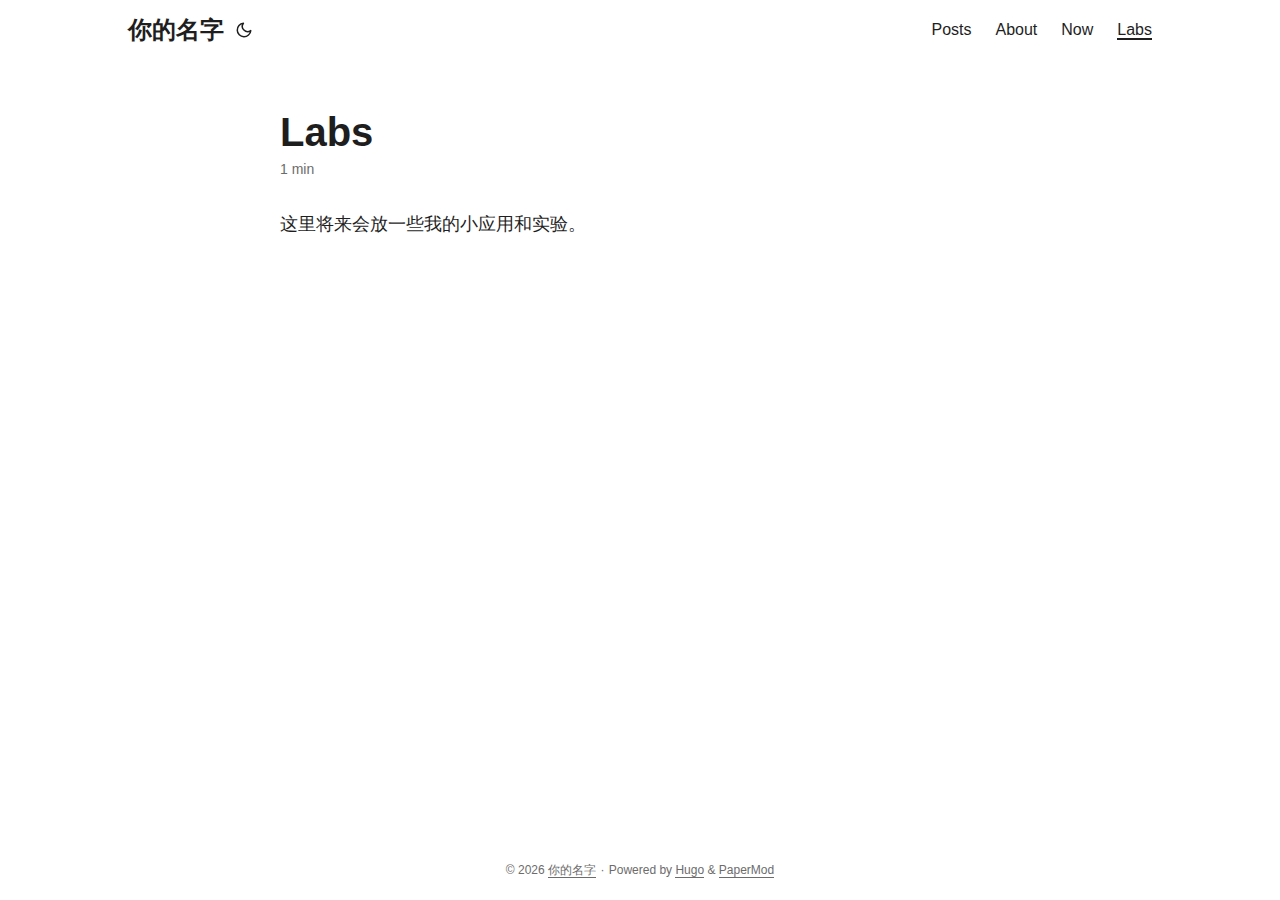
<file: labs/index.html>
<!doctype html><html lang=en dir=auto data-theme=auto><head><meta charset=utf-8><meta http-equiv=X-UA-Compatible content="IE=edge"><meta name=viewport content="width=device-width,initial-scale=1,shrink-to-fit=no"><meta name=robots content="index, follow"><title>Labs | 你的名字</title><meta name=keywords content><meta name=description content="这里将来会放一些我的小应用和实验。"><meta name=author content><link rel=canonical href=http://localhost:1313/labs/><link crossorigin=anonymous href=/assets/css/stylesheet.da3211e5ef867bf2b75fd5a6515cfed7195c011e8ab735694e203810a827097b.css integrity="sha256-2jIR5e+Ge/K3X9WmUVz+1xlcAR6KtzVpTiA4EKgnCXs=" rel="preload stylesheet" as=style><link rel=icon href=http://localhost:1313/favicon.ico><link rel=icon type=image/png sizes=16x16 href=http://localhost:1313/favicon-16x16.png><link rel=icon type=image/png sizes=32x32 href=http://localhost:1313/favicon-32x32.png><link rel=apple-touch-icon href=http://localhost:1313/apple-touch-icon.png><link rel=mask-icon href=http://localhost:1313/safari-pinned-tab.svg><meta name=theme-color content="#2e2e33"><meta name=msapplication-TileColor content="#2e2e33"><link rel=alternate hreflang=en href=http://localhost:1313/labs/><noscript><style>#theme-toggle,.top-link{display:none}</style><style>@media(prefers-color-scheme:dark){:root{--theme:rgb(29, 30, 32);--entry:rgb(46, 46, 51);--primary:rgb(218, 218, 219);--secondary:rgb(155, 156, 157);--tertiary:rgb(65, 66, 68);--content:rgb(196, 196, 197);--code-block-bg:rgb(46, 46, 51);--code-bg:rgb(55, 56, 62);--border:rgb(51, 51, 51);color-scheme:dark}.list{background:var(--theme)}.toc{background:var(--entry)}}@media(prefers-color-scheme:light){.list::-webkit-scrollbar-thumb{border-color:var(--code-bg)}}</style></noscript><script>localStorage.getItem("pref-theme")==="dark"?document.querySelector("html").dataset.theme="dark":localStorage.getItem("pref-theme")==="light"?document.querySelector("html").dataset.theme="light":window.matchMedia("(prefers-color-scheme: dark)").matches?document.querySelector("html").dataset.theme="dark":document.querySelector("html").dataset.theme="light"</script><meta property="og:url" content="http://localhost:1313/labs/"><meta property="og:site_name" content="你的名字"><meta property="og:title" content="Labs"><meta property="og:description" content="这里将来会放一些我的小应用和实验。"><meta property="og:locale" content="zh-cn"><meta property="og:type" content="article"><meta name=twitter:card content="summary"><meta name=twitter:title content="Labs"><meta name=twitter:description content="这里将来会放一些我的小应用和实验。"><script type=application/ld+json>{"@context":"https://schema.org","@type":"BreadcrumbList","itemListElement":[{"@type":"ListItem","position":1,"name":"Labs","item":"http://localhost:1313/labs/"}]}</script><script type=application/ld+json>{"@context":"https://schema.org","@type":"BlogPosting","headline":"Labs","name":"Labs","description":"这里将来会放一些我的小应用和实验。\n","keywords":[],"articleBody":"这里将来会放一些我的小应用和实验。\n","wordCount":"1","inLanguage":"en","datePublished":"0001-01-01T00:00:00Z","dateModified":"0001-01-01T00:00:00Z","mainEntityOfPage":{"@type":"WebPage","@id":"http://localhost:1313/labs/"},"publisher":{"@type":"Organization","name":"你的名字","logo":{"@type":"ImageObject","url":"http://localhost:1313/favicon.ico"}}}</script></head><body id=top><header class=header><nav class=nav><div class=logo><a href=http://localhost:1313/ accesskey=h title="你的名字 (Alt + H)">你的名字</a><div class=logo-switches><button id=theme-toggle accesskey=t title="(Alt + T)" aria-label="Toggle theme">
<svg id="moon" width="24" height="18" viewBox="0 0 24 24" fill="none" stroke="currentColor" stroke-width="2" stroke-linecap="round" stroke-linejoin="round"><path d="M21 12.79A9 9 0 1111.21 3 7 7 0 0021 12.79z"/></svg>
<svg id="sun" width="24" height="18" viewBox="0 0 24 24" fill="none" stroke="currentColor" stroke-width="2" stroke-linecap="round" stroke-linejoin="round"><circle cx="12" cy="12" r="5"/><line x1="12" y1="1" x2="12" y2="3"/><line x1="12" y1="21" x2="12" y2="23"/><line x1="4.22" y1="4.22" x2="5.64" y2="5.64"/><line x1="18.36" y1="18.36" x2="19.78" y2="19.78"/><line x1="1" y1="12" x2="3" y2="12"/><line x1="21" y1="12" x2="23" y2="12"/><line x1="4.22" y1="19.78" x2="5.64" y2="18.36"/><line x1="18.36" y1="5.64" x2="19.78" y2="4.22"/></svg></button></div></div><ul id=menu><li><a href=http://localhost:1313/posts/ title=Posts><span>Posts</span></a></li><li><a href=http://localhost:1313/about/ title=About><span>About</span></a></li><li><a href=http://localhost:1313/now/ title=Now><span>Now</span></a></li><li><a href=http://localhost:1313/labs/ title=Labs><span class=active>Labs</span></a></li></ul></nav></header><main class=main><article class=post-single><header class=post-header><h1 class="post-title entry-hint-parent">Labs</h1><div class=post-meta><span>1 min</span></div></header><div class=post-content><p>这里将来会放一些我的小应用和实验。</p></div><footer class=post-footer><ul class=post-tags></ul></footer></article></main><footer class=footer><span>&copy; 2026 <a href=http://localhost:1313/>你的名字</a></span> ·
<span>Powered by
<a href=https://gohugo.io/ rel="noopener noreferrer" target=_blank>Hugo</a> &
<a href=https://github.com/adityatelange/hugo-PaperMod/ rel=noopener target=_blank>PaperMod</a></span></footer><a href=#top aria-label="go to top" title="Go to Top (Alt + G)" class=top-link id=top-link accesskey=g><svg viewBox="0 0 12 6" fill="currentColor"><path d="M12 6H0l6-6z"/></svg>
</a><script>let menu=document.getElementById("menu");if(menu){const e=localStorage.getItem("menu-scroll-position");e&&(menu.scrollLeft=parseInt(e,10)),menu.onscroll=function(){localStorage.setItem("menu-scroll-position",menu.scrollLeft)}}document.querySelectorAll('a[href^="#"]').forEach(e=>{e.addEventListener("click",function(e){e.preventDefault();var t=this.getAttribute("href").substr(1);window.matchMedia("(prefers-reduced-motion: reduce)").matches?document.querySelector(`[id='${decodeURIComponent(t)}']`).scrollIntoView():document.querySelector(`[id='${decodeURIComponent(t)}']`).scrollIntoView({behavior:"smooth"}),t==="top"?history.replaceState(null,null," "):history.pushState(null,null,`#${t}`)})})</script><script>var mybutton=document.getElementById("top-link");window.onscroll=function(){document.body.scrollTop>800||document.documentElement.scrollTop>800?(mybutton.style.visibility="visible",mybutton.style.opacity="1"):(mybutton.style.visibility="hidden",mybutton.style.opacity="0")}</script><script>document.getElementById("theme-toggle").addEventListener("click",()=>{const e=document.querySelector("html");e.dataset.theme==="dark"?(e.dataset.theme="light",localStorage.setItem("pref-theme","light")):(e.dataset.theme="dark",localStorage.setItem("pref-theme","dark"))})</script><script>document.querySelectorAll("pre > code").forEach(e=>{const n=e.parentNode.parentNode,t=document.createElement("button");t.classList.add("copy-code"),t.innerHTML="copy";function s(){t.innerHTML="copied!",setTimeout(()=>{t.innerHTML="copy"},2e3)}t.addEventListener("click",t=>{if("clipboard"in navigator){navigator.clipboard.writeText(e.textContent),s();return}const n=document.createRange();n.selectNodeContents(e);const o=window.getSelection();o.removeAllRanges(),o.addRange(n);try{document.execCommand("copy"),s()}catch{}o.removeRange(n)}),n.classList.contains("highlight")?n.appendChild(t):n.parentNode.firstChild==n||(e.parentNode.parentNode.parentNode.parentNode.parentNode.nodeName=="TABLE"?e.parentNode.parentNode.parentNode.parentNode.parentNode.appendChild(t):e.parentNode.appendChild(t))})</script></body></html>
</file>
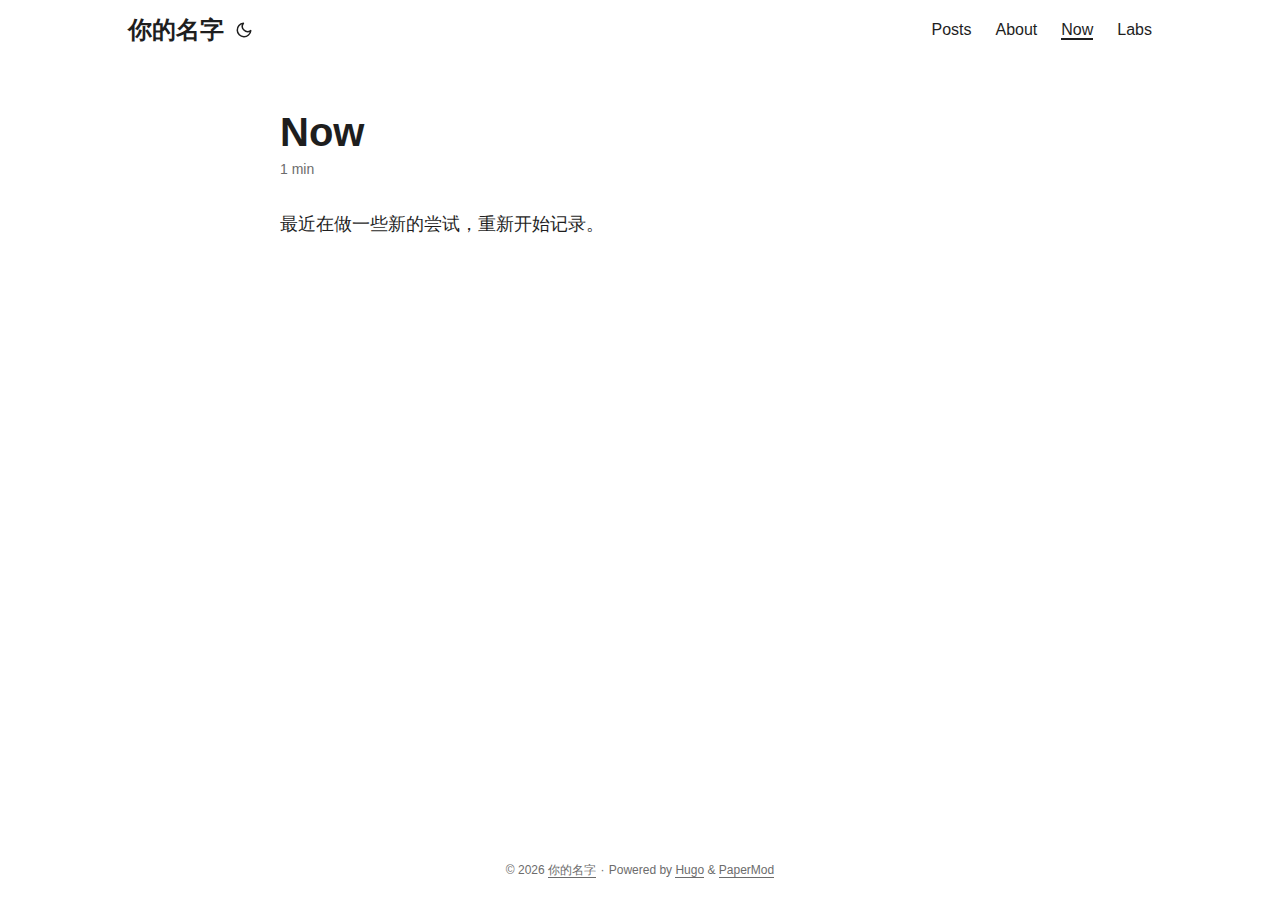
<file: now/index.html>
<!doctype html><html lang=en dir=auto data-theme=auto><head><meta charset=utf-8><meta http-equiv=X-UA-Compatible content="IE=edge"><meta name=viewport content="width=device-width,initial-scale=1,shrink-to-fit=no"><meta name=robots content="index, follow"><title>Now | 你的名字</title><meta name=keywords content><meta name=description content="最近在做一些新的尝试，重新开始记录。"><meta name=author content><link rel=canonical href=https://miastian.github.io/now/><link crossorigin=anonymous href=/assets/css/stylesheet.da3211e5ef867bf2b75fd5a6515cfed7195c011e8ab735694e203810a827097b.css integrity="sha256-2jIR5e+Ge/K3X9WmUVz+1xlcAR6KtzVpTiA4EKgnCXs=" rel="preload stylesheet" as=style><link rel=icon href=https://miastian.github.io/favicon.ico><link rel=icon type=image/png sizes=16x16 href=https://miastian.github.io/favicon-16x16.png><link rel=icon type=image/png sizes=32x32 href=https://miastian.github.io/favicon-32x32.png><link rel=apple-touch-icon href=https://miastian.github.io/apple-touch-icon.png><link rel=mask-icon href=https://miastian.github.io/safari-pinned-tab.svg><meta name=theme-color content="#2e2e33"><meta name=msapplication-TileColor content="#2e2e33"><link rel=alternate hreflang=en href=https://miastian.github.io/now/><noscript><style>#theme-toggle,.top-link{display:none}</style><style>@media(prefers-color-scheme:dark){:root{--theme:rgb(29, 30, 32);--entry:rgb(46, 46, 51);--primary:rgb(218, 218, 219);--secondary:rgb(155, 156, 157);--tertiary:rgb(65, 66, 68);--content:rgb(196, 196, 197);--code-block-bg:rgb(46, 46, 51);--code-bg:rgb(55, 56, 62);--border:rgb(51, 51, 51);color-scheme:dark}.list{background:var(--theme)}.toc{background:var(--entry)}}@media(prefers-color-scheme:light){.list::-webkit-scrollbar-thumb{border-color:var(--code-bg)}}</style></noscript><script>localStorage.getItem("pref-theme")==="dark"?document.querySelector("html").dataset.theme="dark":localStorage.getItem("pref-theme")==="light"?document.querySelector("html").dataset.theme="light":window.matchMedia("(prefers-color-scheme: dark)").matches?document.querySelector("html").dataset.theme="dark":document.querySelector("html").dataset.theme="light"</script><meta property="og:url" content="https://miastian.github.io/now/"><meta property="og:site_name" content="你的名字"><meta property="og:title" content="Now"><meta property="og:description" content="最近在做一些新的尝试，重新开始记录。"><meta property="og:locale" content="zh-cn"><meta property="og:type" content="article"><meta name=twitter:card content="summary"><meta name=twitter:title content="Now"><meta name=twitter:description content="最近在做一些新的尝试，重新开始记录。"><script type=application/ld+json>{"@context":"https://schema.org","@type":"BreadcrumbList","itemListElement":[{"@type":"ListItem","position":1,"name":"Now","item":"https://miastian.github.io/now/"}]}</script><script type=application/ld+json>{"@context":"https://schema.org","@type":"BlogPosting","headline":"Now","name":"Now","description":"最近在做一些新的尝试，重新开始记录。\n","keywords":[],"articleBody":"最近在做一些新的尝试，重新开始记录。\n","wordCount":"1","inLanguage":"en","datePublished":"0001-01-01T00:00:00Z","dateModified":"0001-01-01T00:00:00Z","mainEntityOfPage":{"@type":"WebPage","@id":"https://miastian.github.io/now/"},"publisher":{"@type":"Organization","name":"你的名字","logo":{"@type":"ImageObject","url":"https://miastian.github.io/favicon.ico"}}}</script></head><body id=top><header class=header><nav class=nav><div class=logo><a href=https://miastian.github.io/ accesskey=h title="你的名字 (Alt + H)">你的名字</a><div class=logo-switches><button id=theme-toggle accesskey=t title="(Alt + T)" aria-label="Toggle theme">
<svg id="moon" width="24" height="18" viewBox="0 0 24 24" fill="none" stroke="currentColor" stroke-width="2" stroke-linecap="round" stroke-linejoin="round"><path d="M21 12.79A9 9 0 1111.21 3 7 7 0 0021 12.79z"/></svg>
<svg id="sun" width="24" height="18" viewBox="0 0 24 24" fill="none" stroke="currentColor" stroke-width="2" stroke-linecap="round" stroke-linejoin="round"><circle cx="12" cy="12" r="5"/><line x1="12" y1="1" x2="12" y2="3"/><line x1="12" y1="21" x2="12" y2="23"/><line x1="4.22" y1="4.22" x2="5.64" y2="5.64"/><line x1="18.36" y1="18.36" x2="19.78" y2="19.78"/><line x1="1" y1="12" x2="3" y2="12"/><line x1="21" y1="12" x2="23" y2="12"/><line x1="4.22" y1="19.78" x2="5.64" y2="18.36"/><line x1="18.36" y1="5.64" x2="19.78" y2="4.22"/></svg></button></div></div><ul id=menu><li><a href=https://miastian.github.io/posts/ title=Posts><span>Posts</span></a></li><li><a href=https://miastian.github.io/about/ title=About><span>About</span></a></li><li><a href=https://miastian.github.io/now/ title=Now><span class=active>Now</span></a></li><li><a href=https://miastian.github.io/labs/ title=Labs><span>Labs</span></a></li></ul></nav></header><main class=main><article class=post-single><header class=post-header><h1 class="post-title entry-hint-parent">Now</h1><div class=post-meta><span>1 min</span></div></header><div class=post-content><p>最近在做一些新的尝试，重新开始记录。</p></div><footer class=post-footer><ul class=post-tags></ul></footer></article></main><footer class=footer><span>&copy; 2026 <a href=https://miastian.github.io/>你的名字</a></span> ·
<span>Powered by
<a href=https://gohugo.io/ rel="noopener noreferrer" target=_blank>Hugo</a> &
<a href=https://github.com/adityatelange/hugo-PaperMod/ rel=noopener target=_blank>PaperMod</a></span></footer><a href=#top aria-label="go to top" title="Go to Top (Alt + G)" class=top-link id=top-link accesskey=g><svg viewBox="0 0 12 6" fill="currentColor"><path d="M12 6H0l6-6z"/></svg>
</a><script>let menu=document.getElementById("menu");if(menu){const e=localStorage.getItem("menu-scroll-position");e&&(menu.scrollLeft=parseInt(e,10)),menu.onscroll=function(){localStorage.setItem("menu-scroll-position",menu.scrollLeft)}}document.querySelectorAll('a[href^="#"]').forEach(e=>{e.addEventListener("click",function(e){e.preventDefault();var t=this.getAttribute("href").substr(1);window.matchMedia("(prefers-reduced-motion: reduce)").matches?document.querySelector(`[id='${decodeURIComponent(t)}']`).scrollIntoView():document.querySelector(`[id='${decodeURIComponent(t)}']`).scrollIntoView({behavior:"smooth"}),t==="top"?history.replaceState(null,null," "):history.pushState(null,null,`#${t}`)})})</script><script>var mybutton=document.getElementById("top-link");window.onscroll=function(){document.body.scrollTop>800||document.documentElement.scrollTop>800?(mybutton.style.visibility="visible",mybutton.style.opacity="1"):(mybutton.style.visibility="hidden",mybutton.style.opacity="0")}</script><script>document.getElementById("theme-toggle").addEventListener("click",()=>{const e=document.querySelector("html");e.dataset.theme==="dark"?(e.dataset.theme="light",localStorage.setItem("pref-theme","light")):(e.dataset.theme="dark",localStorage.setItem("pref-theme","dark"))})</script><script>document.querySelectorAll("pre > code").forEach(e=>{const n=e.parentNode.parentNode,t=document.createElement("button");t.classList.add("copy-code"),t.innerHTML="copy";function s(){t.innerHTML="copied!",setTimeout(()=>{t.innerHTML="copy"},2e3)}t.addEventListener("click",t=>{if("clipboard"in navigator){navigator.clipboard.writeText(e.textContent),s();return}const n=document.createRange();n.selectNodeContents(e);const o=window.getSelection();o.removeAllRanges(),o.addRange(n);try{document.execCommand("copy"),s()}catch{}o.removeRange(n)}),n.classList.contains("highlight")?n.appendChild(t):n.parentNode.firstChild==n||(e.parentNode.parentNode.parentNode.parentNode.parentNode.nodeName=="TABLE"?e.parentNode.parentNode.parentNode.parentNode.parentNode.appendChild(t):e.parentNode.appendChild(t))})</script></body></html>
</file>
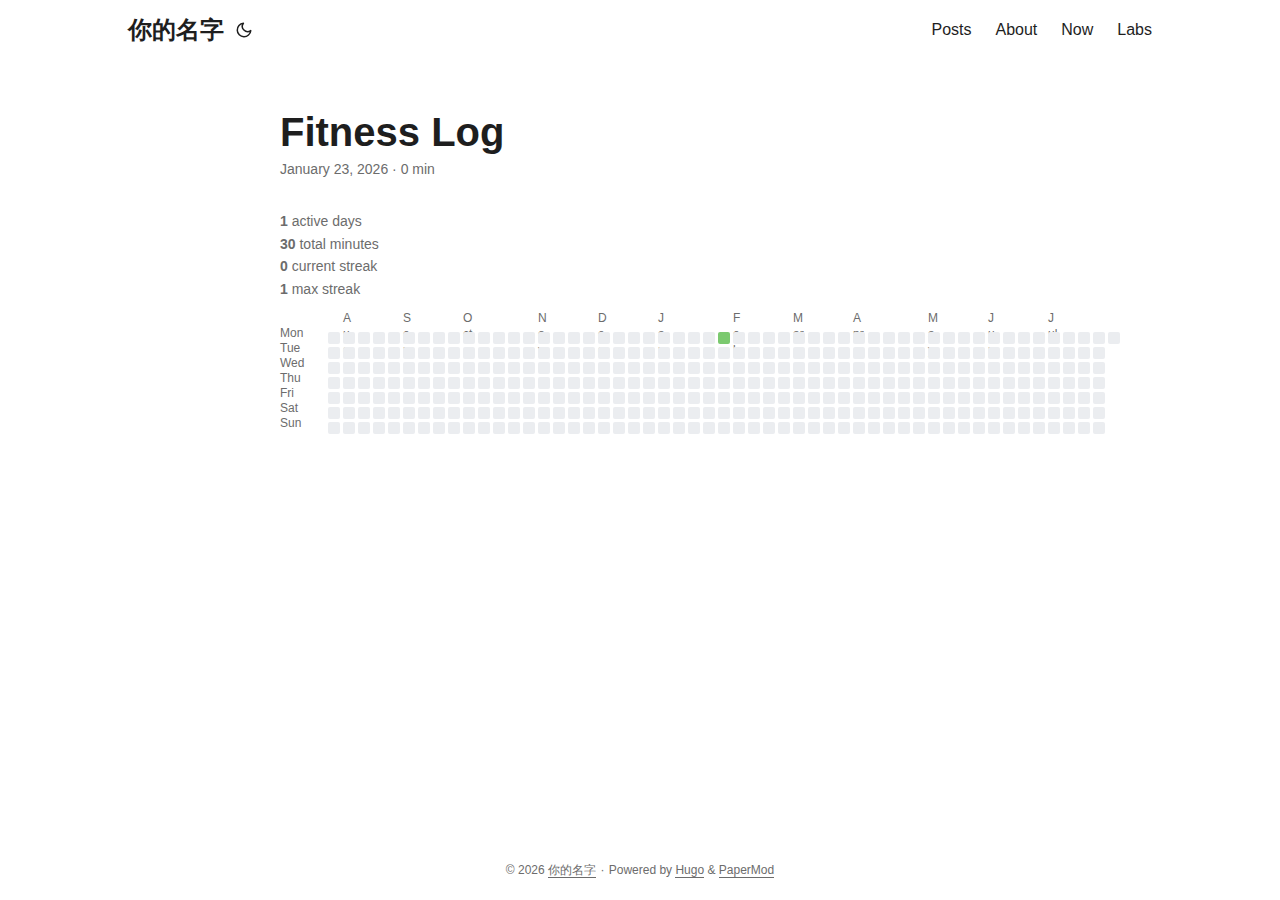
<file: labs/fitness/index.html>
<!doctype html><html lang=en dir=auto data-theme=auto><head><meta charset=utf-8><meta http-equiv=X-UA-Compatible content="IE=edge"><meta name=viewport content="width=device-width,initial-scale=1,shrink-to-fit=no"><meta name=robots content="index, follow"><title>Fitness Log | 你的名字</title><meta name=keywords content><meta name=description content="
  

  
    

    
      
      
      
    
  

  


"><meta name=author content><link rel=canonical href=https://miastian.github.io/labs/fitness/><link crossorigin=anonymous href=/assets/css/stylesheet.da3211e5ef867bf2b75fd5a6515cfed7195c011e8ab735694e203810a827097b.css integrity="sha256-2jIR5e+Ge/K3X9WmUVz+1xlcAR6KtzVpTiA4EKgnCXs=" rel="preload stylesheet" as=style><link rel=icon href=https://miastian.github.io/favicon.ico><link rel=icon type=image/png sizes=16x16 href=https://miastian.github.io/favicon-16x16.png><link rel=icon type=image/png sizes=32x32 href=https://miastian.github.io/favicon-32x32.png><link rel=apple-touch-icon href=https://miastian.github.io/apple-touch-icon.png><link rel=mask-icon href=https://miastian.github.io/safari-pinned-tab.svg><meta name=theme-color content="#2e2e33"><meta name=msapplication-TileColor content="#2e2e33"><link rel=alternate hreflang=en href=https://miastian.github.io/labs/fitness/><noscript><style>#theme-toggle,.top-link{display:none}</style><style>@media(prefers-color-scheme:dark){:root{--theme:rgb(29, 30, 32);--entry:rgb(46, 46, 51);--primary:rgb(218, 218, 219);--secondary:rgb(155, 156, 157);--tertiary:rgb(65, 66, 68);--content:rgb(196, 196, 197);--code-block-bg:rgb(46, 46, 51);--code-bg:rgb(55, 56, 62);--border:rgb(51, 51, 51);color-scheme:dark}.list{background:var(--theme)}.toc{background:var(--entry)}}@media(prefers-color-scheme:light){.list::-webkit-scrollbar-thumb{border-color:var(--code-bg)}}</style></noscript><script>localStorage.getItem("pref-theme")==="dark"?document.querySelector("html").dataset.theme="dark":localStorage.getItem("pref-theme")==="light"?document.querySelector("html").dataset.theme="light":window.matchMedia("(prefers-color-scheme: dark)").matches?document.querySelector("html").dataset.theme="dark":document.querySelector("html").dataset.theme="light"</script><link rel=stylesheet href=/css/custom.css><meta property="og:url" content="https://miastian.github.io/labs/fitness/"><meta property="og:site_name" content="你的名字"><meta property="og:title" content="Fitness Log"><meta property="og:description" content=" "><meta property="og:locale" content="zh-cn"><meta property="og:type" content="article"><meta property="article:section" content="labs"><meta property="article:published_time" content="2026-01-23T00:00:00+00:00"><meta property="article:modified_time" content="2026-01-23T00:00:00+00:00"><meta name=twitter:card content="summary"><meta name=twitter:title content="Fitness Log"><meta name=twitter:description content="
  

  
    

    
      
      
      
    
  

  


"><script type=application/ld+json>{"@context":"https://schema.org","@type":"BreadcrumbList","itemListElement":[{"@type":"ListItem","position":1,"name":"Labs","item":"https://miastian.github.io/labs/"},{"@type":"ListItem","position":2,"name":"Fitness Log","item":"https://miastian.github.io/labs/fitness/"}]}</script><script type=application/ld+json>{"@context":"https://schema.org","@type":"BlogPosting","headline":"Fitness Log","name":"Fitness Log","description":" ","keywords":[],"articleBody":" ","wordCount":"0","inLanguage":"en","datePublished":"2026-01-23T00:00:00Z","dateModified":"2026-01-23T00:00:00Z","mainEntityOfPage":{"@type":"WebPage","@id":"https://miastian.github.io/labs/fitness/"},"publisher":{"@type":"Organization","name":"你的名字","logo":{"@type":"ImageObject","url":"https://miastian.github.io/favicon.ico"}}}</script></head><body id=top><header class=header><nav class=nav><div class=logo><a href=https://miastian.github.io/ accesskey=h title="你的名字 (Alt + H)">你的名字</a><div class=logo-switches><button id=theme-toggle accesskey=t title="(Alt + T)" aria-label="Toggle theme">
<svg id="moon" width="24" height="18" viewBox="0 0 24 24" fill="none" stroke="currentColor" stroke-width="2" stroke-linecap="round" stroke-linejoin="round"><path d="M21 12.79A9 9 0 1111.21 3 7 7 0 0021 12.79z"/></svg>
<svg id="sun" width="24" height="18" viewBox="0 0 24 24" fill="none" stroke="currentColor" stroke-width="2" stroke-linecap="round" stroke-linejoin="round"><circle cx="12" cy="12" r="5"/><line x1="12" y1="1" x2="12" y2="3"/><line x1="12" y1="21" x2="12" y2="23"/><line x1="4.22" y1="4.22" x2="5.64" y2="5.64"/><line x1="18.36" y1="18.36" x2="19.78" y2="19.78"/><line x1="1" y1="12" x2="3" y2="12"/><line x1="21" y1="12" x2="23" y2="12"/><line x1="4.22" y1="19.78" x2="5.64" y2="18.36"/><line x1="18.36" y1="5.64" x2="19.78" y2="4.22"/></svg></button></div></div><ul id=menu><li><a href=https://miastian.github.io/posts/ title=Posts><span>Posts</span></a></li><li><a href=https://miastian.github.io/about/ title=About><span>About</span></a></li><li><a href=https://miastian.github.io/now/ title=Now><span>Now</span></a></li><li><a href=https://miastian.github.io/labs/ title=Labs><span>Labs</span></a></li></ul></nav></header><main class=main><article class=post-single><header class=post-header><h1 class="post-title entry-hint-parent">Fitness Log</h1><div class=post-meta><span title='2026-01-23 00:00:00 +0000 UTC'>January 23, 2026</span>&nbsp;·&nbsp;<span>0 min</span></div></header><div class=post-content><div class=fitness-wrapper><div id=fitness-stats class=fitness-stats></div><div class=fitness-body><div id=fitness-y-axis class=fitness-y-axis></div><div class=fitness-main><div id=fitness-x-axis class=fitness-x-axis></div><div id=fitness-heatmap class=fitness-heatmap data-source=/data/fitness.json></div></div></div><div id=fitness-tooltip class=fitness-tooltip></div></div><script src=/labs/fitness/heatmap.js></script></div><footer class=post-footer><ul class=post-tags></ul></footer></article></main><footer class=footer><span>&copy; 2026 <a href=https://miastian.github.io/>你的名字</a></span> ·
<span>Powered by
<a href=https://gohugo.io/ rel="noopener noreferrer" target=_blank>Hugo</a> &
<a href=https://github.com/adityatelange/hugo-PaperMod/ rel=noopener target=_blank>PaperMod</a></span></footer><a href=#top aria-label="go to top" title="Go to Top (Alt + G)" class=top-link id=top-link accesskey=g><svg viewBox="0 0 12 6" fill="currentColor"><path d="M12 6H0l6-6z"/></svg>
</a><script>let menu=document.getElementById("menu");if(menu){const e=localStorage.getItem("menu-scroll-position");e&&(menu.scrollLeft=parseInt(e,10)),menu.onscroll=function(){localStorage.setItem("menu-scroll-position",menu.scrollLeft)}}document.querySelectorAll('a[href^="#"]').forEach(e=>{e.addEventListener("click",function(e){e.preventDefault();var t=this.getAttribute("href").substr(1);window.matchMedia("(prefers-reduced-motion: reduce)").matches?document.querySelector(`[id='${decodeURIComponent(t)}']`).scrollIntoView():document.querySelector(`[id='${decodeURIComponent(t)}']`).scrollIntoView({behavior:"smooth"}),t==="top"?history.replaceState(null,null," "):history.pushState(null,null,`#${t}`)})})</script><script>var mybutton=document.getElementById("top-link");window.onscroll=function(){document.body.scrollTop>800||document.documentElement.scrollTop>800?(mybutton.style.visibility="visible",mybutton.style.opacity="1"):(mybutton.style.visibility="hidden",mybutton.style.opacity="0")}</script><script>document.getElementById("theme-toggle").addEventListener("click",()=>{const e=document.querySelector("html");e.dataset.theme==="dark"?(e.dataset.theme="light",localStorage.setItem("pref-theme","light")):(e.dataset.theme="dark",localStorage.setItem("pref-theme","dark"))})</script><script>document.querySelectorAll("pre > code").forEach(e=>{const n=e.parentNode.parentNode,t=document.createElement("button");t.classList.add("copy-code"),t.innerHTML="copy";function s(){t.innerHTML="copied!",setTimeout(()=>{t.innerHTML="copy"},2e3)}t.addEventListener("click",t=>{if("clipboard"in navigator){navigator.clipboard.writeText(e.textContent),s();return}const n=document.createRange();n.selectNodeContents(e);const o=window.getSelection();o.removeAllRanges(),o.addRange(n);try{document.execCommand("copy"),s()}catch{}o.removeRange(n)}),n.classList.contains("highlight")?n.appendChild(t):n.parentNode.firstChild==n||(e.parentNode.parentNode.parentNode.parentNode.parentNode.nodeName=="TABLE"?e.parentNode.parentNode.parentNode.parentNode.parentNode.appendChild(t):e.parentNode.appendChild(t))})</script></body></html>
</file>
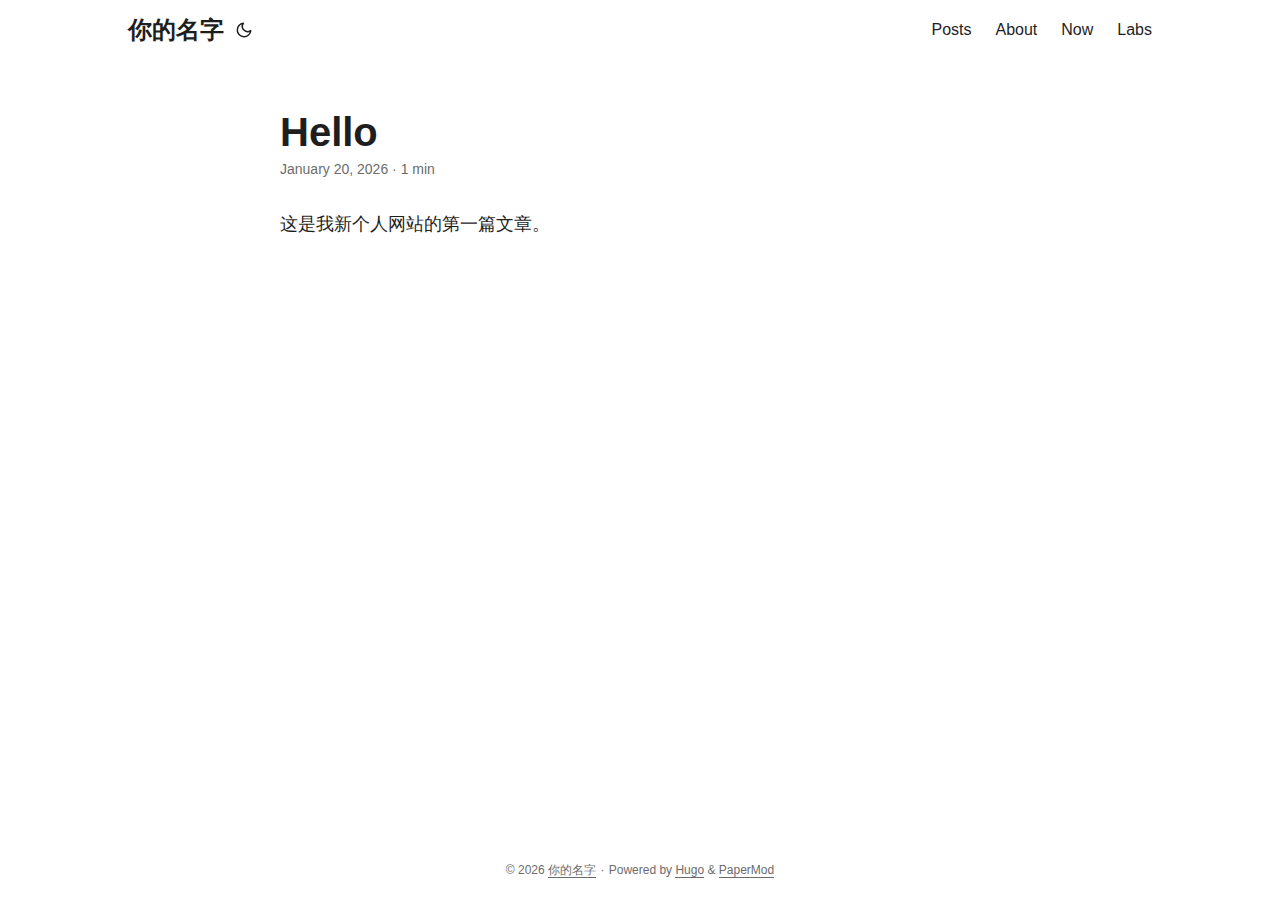
<file: posts/hello/index.html>
<!doctype html><html lang=en dir=auto data-theme=auto><head><meta charset=utf-8><meta http-equiv=X-UA-Compatible content="IE=edge"><meta name=viewport content="width=device-width,initial-scale=1,shrink-to-fit=no"><meta name=robots content="index, follow"><title>Hello | 你的名字</title><meta name=keywords content><meta name=description content="这是我新个人网站的第一篇文章。"><meta name=author content><link rel=canonical href=https://miastian.github.io/posts/hello/><link crossorigin=anonymous href=/assets/css/stylesheet.da3211e5ef867bf2b75fd5a6515cfed7195c011e8ab735694e203810a827097b.css integrity="sha256-2jIR5e+Ge/K3X9WmUVz+1xlcAR6KtzVpTiA4EKgnCXs=" rel="preload stylesheet" as=style><link rel=icon href=https://miastian.github.io/favicon.ico><link rel=icon type=image/png sizes=16x16 href=https://miastian.github.io/favicon-16x16.png><link rel=icon type=image/png sizes=32x32 href=https://miastian.github.io/favicon-32x32.png><link rel=apple-touch-icon href=https://miastian.github.io/apple-touch-icon.png><link rel=mask-icon href=https://miastian.github.io/safari-pinned-tab.svg><meta name=theme-color content="#2e2e33"><meta name=msapplication-TileColor content="#2e2e33"><link rel=alternate hreflang=en href=https://miastian.github.io/posts/hello/><noscript><style>#theme-toggle,.top-link{display:none}</style><style>@media(prefers-color-scheme:dark){:root{--theme:rgb(29, 30, 32);--entry:rgb(46, 46, 51);--primary:rgb(218, 218, 219);--secondary:rgb(155, 156, 157);--tertiary:rgb(65, 66, 68);--content:rgb(196, 196, 197);--code-block-bg:rgb(46, 46, 51);--code-bg:rgb(55, 56, 62);--border:rgb(51, 51, 51);color-scheme:dark}.list{background:var(--theme)}.toc{background:var(--entry)}}@media(prefers-color-scheme:light){.list::-webkit-scrollbar-thumb{border-color:var(--code-bg)}}</style></noscript><script>localStorage.getItem("pref-theme")==="dark"?document.querySelector("html").dataset.theme="dark":localStorage.getItem("pref-theme")==="light"?document.querySelector("html").dataset.theme="light":window.matchMedia("(prefers-color-scheme: dark)").matches?document.querySelector("html").dataset.theme="dark":document.querySelector("html").dataset.theme="light"</script><meta property="og:url" content="https://miastian.github.io/posts/hello/"><meta property="og:site_name" content="你的名字"><meta property="og:title" content="Hello"><meta property="og:description" content="这是我新个人网站的第一篇文章。"><meta property="og:locale" content="zh-cn"><meta property="og:type" content="article"><meta property="article:section" content="posts"><meta property="article:published_time" content="2026-01-20T00:00:00+00:00"><meta property="article:modified_time" content="2026-01-20T00:00:00+00:00"><meta name=twitter:card content="summary"><meta name=twitter:title content="Hello"><meta name=twitter:description content="这是我新个人网站的第一篇文章。"><script type=application/ld+json>{"@context":"https://schema.org","@type":"BreadcrumbList","itemListElement":[{"@type":"ListItem","position":1,"name":"Posts","item":"https://miastian.github.io/posts/"},{"@type":"ListItem","position":2,"name":"Hello","item":"https://miastian.github.io/posts/hello/"}]}</script><script type=application/ld+json>{"@context":"https://schema.org","@type":"BlogPosting","headline":"Hello","name":"Hello","description":"这是我新个人网站的第一篇文章。\n","keywords":[],"articleBody":"这是我新个人网站的第一篇文章。\n","wordCount":"1","inLanguage":"en","datePublished":"2026-01-20T00:00:00Z","dateModified":"2026-01-20T00:00:00Z","mainEntityOfPage":{"@type":"WebPage","@id":"https://miastian.github.io/posts/hello/"},"publisher":{"@type":"Organization","name":"你的名字","logo":{"@type":"ImageObject","url":"https://miastian.github.io/favicon.ico"}}}</script></head><body id=top><header class=header><nav class=nav><div class=logo><a href=https://miastian.github.io/ accesskey=h title="你的名字 (Alt + H)">你的名字</a><div class=logo-switches><button id=theme-toggle accesskey=t title="(Alt + T)" aria-label="Toggle theme">
<svg id="moon" width="24" height="18" viewBox="0 0 24 24" fill="none" stroke="currentColor" stroke-width="2" stroke-linecap="round" stroke-linejoin="round"><path d="M21 12.79A9 9 0 1111.21 3 7 7 0 0021 12.79z"/></svg>
<svg id="sun" width="24" height="18" viewBox="0 0 24 24" fill="none" stroke="currentColor" stroke-width="2" stroke-linecap="round" stroke-linejoin="round"><circle cx="12" cy="12" r="5"/><line x1="12" y1="1" x2="12" y2="3"/><line x1="12" y1="21" x2="12" y2="23"/><line x1="4.22" y1="4.22" x2="5.64" y2="5.64"/><line x1="18.36" y1="18.36" x2="19.78" y2="19.78"/><line x1="1" y1="12" x2="3" y2="12"/><line x1="21" y1="12" x2="23" y2="12"/><line x1="4.22" y1="19.78" x2="5.64" y2="18.36"/><line x1="18.36" y1="5.64" x2="19.78" y2="4.22"/></svg></button></div></div><ul id=menu><li><a href=https://miastian.github.io/posts/ title=Posts><span>Posts</span></a></li><li><a href=https://miastian.github.io/about/ title=About><span>About</span></a></li><li><a href=https://miastian.github.io/now/ title=Now><span>Now</span></a></li><li><a href=https://miastian.github.io/labs/ title=Labs><span>Labs</span></a></li></ul></nav></header><main class=main><article class=post-single><header class=post-header><h1 class="post-title entry-hint-parent">Hello</h1><div class=post-meta><span title='2026-01-20 00:00:00 +0000 UTC'>January 20, 2026</span>&nbsp;·&nbsp;<span>1 min</span></div></header><div class=post-content><p>这是我新个人网站的第一篇文章。</p></div><footer class=post-footer><ul class=post-tags></ul></footer></article></main><footer class=footer><span>&copy; 2026 <a href=https://miastian.github.io/>你的名字</a></span> ·
<span>Powered by
<a href=https://gohugo.io/ rel="noopener noreferrer" target=_blank>Hugo</a> &
<a href=https://github.com/adityatelange/hugo-PaperMod/ rel=noopener target=_blank>PaperMod</a></span></footer><a href=#top aria-label="go to top" title="Go to Top (Alt + G)" class=top-link id=top-link accesskey=g><svg viewBox="0 0 12 6" fill="currentColor"><path d="M12 6H0l6-6z"/></svg>
</a><script>let menu=document.getElementById("menu");if(menu){const e=localStorage.getItem("menu-scroll-position");e&&(menu.scrollLeft=parseInt(e,10)),menu.onscroll=function(){localStorage.setItem("menu-scroll-position",menu.scrollLeft)}}document.querySelectorAll('a[href^="#"]').forEach(e=>{e.addEventListener("click",function(e){e.preventDefault();var t=this.getAttribute("href").substr(1);window.matchMedia("(prefers-reduced-motion: reduce)").matches?document.querySelector(`[id='${decodeURIComponent(t)}']`).scrollIntoView():document.querySelector(`[id='${decodeURIComponent(t)}']`).scrollIntoView({behavior:"smooth"}),t==="top"?history.replaceState(null,null," "):history.pushState(null,null,`#${t}`)})})</script><script>var mybutton=document.getElementById("top-link");window.onscroll=function(){document.body.scrollTop>800||document.documentElement.scrollTop>800?(mybutton.style.visibility="visible",mybutton.style.opacity="1"):(mybutton.style.visibility="hidden",mybutton.style.opacity="0")}</script><script>document.getElementById("theme-toggle").addEventListener("click",()=>{const e=document.querySelector("html");e.dataset.theme==="dark"?(e.dataset.theme="light",localStorage.setItem("pref-theme","light")):(e.dataset.theme="dark",localStorage.setItem("pref-theme","dark"))})</script><script>document.querySelectorAll("pre > code").forEach(e=>{const n=e.parentNode.parentNode,t=document.createElement("button");t.classList.add("copy-code"),t.innerHTML="copy";function s(){t.innerHTML="copied!",setTimeout(()=>{t.innerHTML="copy"},2e3)}t.addEventListener("click",t=>{if("clipboard"in navigator){navigator.clipboard.writeText(e.textContent),s();return}const n=document.createRange();n.selectNodeContents(e);const o=window.getSelection();o.removeAllRanges(),o.addRange(n);try{document.execCommand("copy"),s()}catch{}o.removeRange(n)}),n.classList.contains("highlight")?n.appendChild(t):n.parentNode.firstChild==n||(e.parentNode.parentNode.parentNode.parentNode.parentNode.nodeName=="TABLE"?e.parentNode.parentNode.parentNode.parentNode.parentNode.appendChild(t):e.parentNode.appendChild(t))})</script></body></html>
</file>
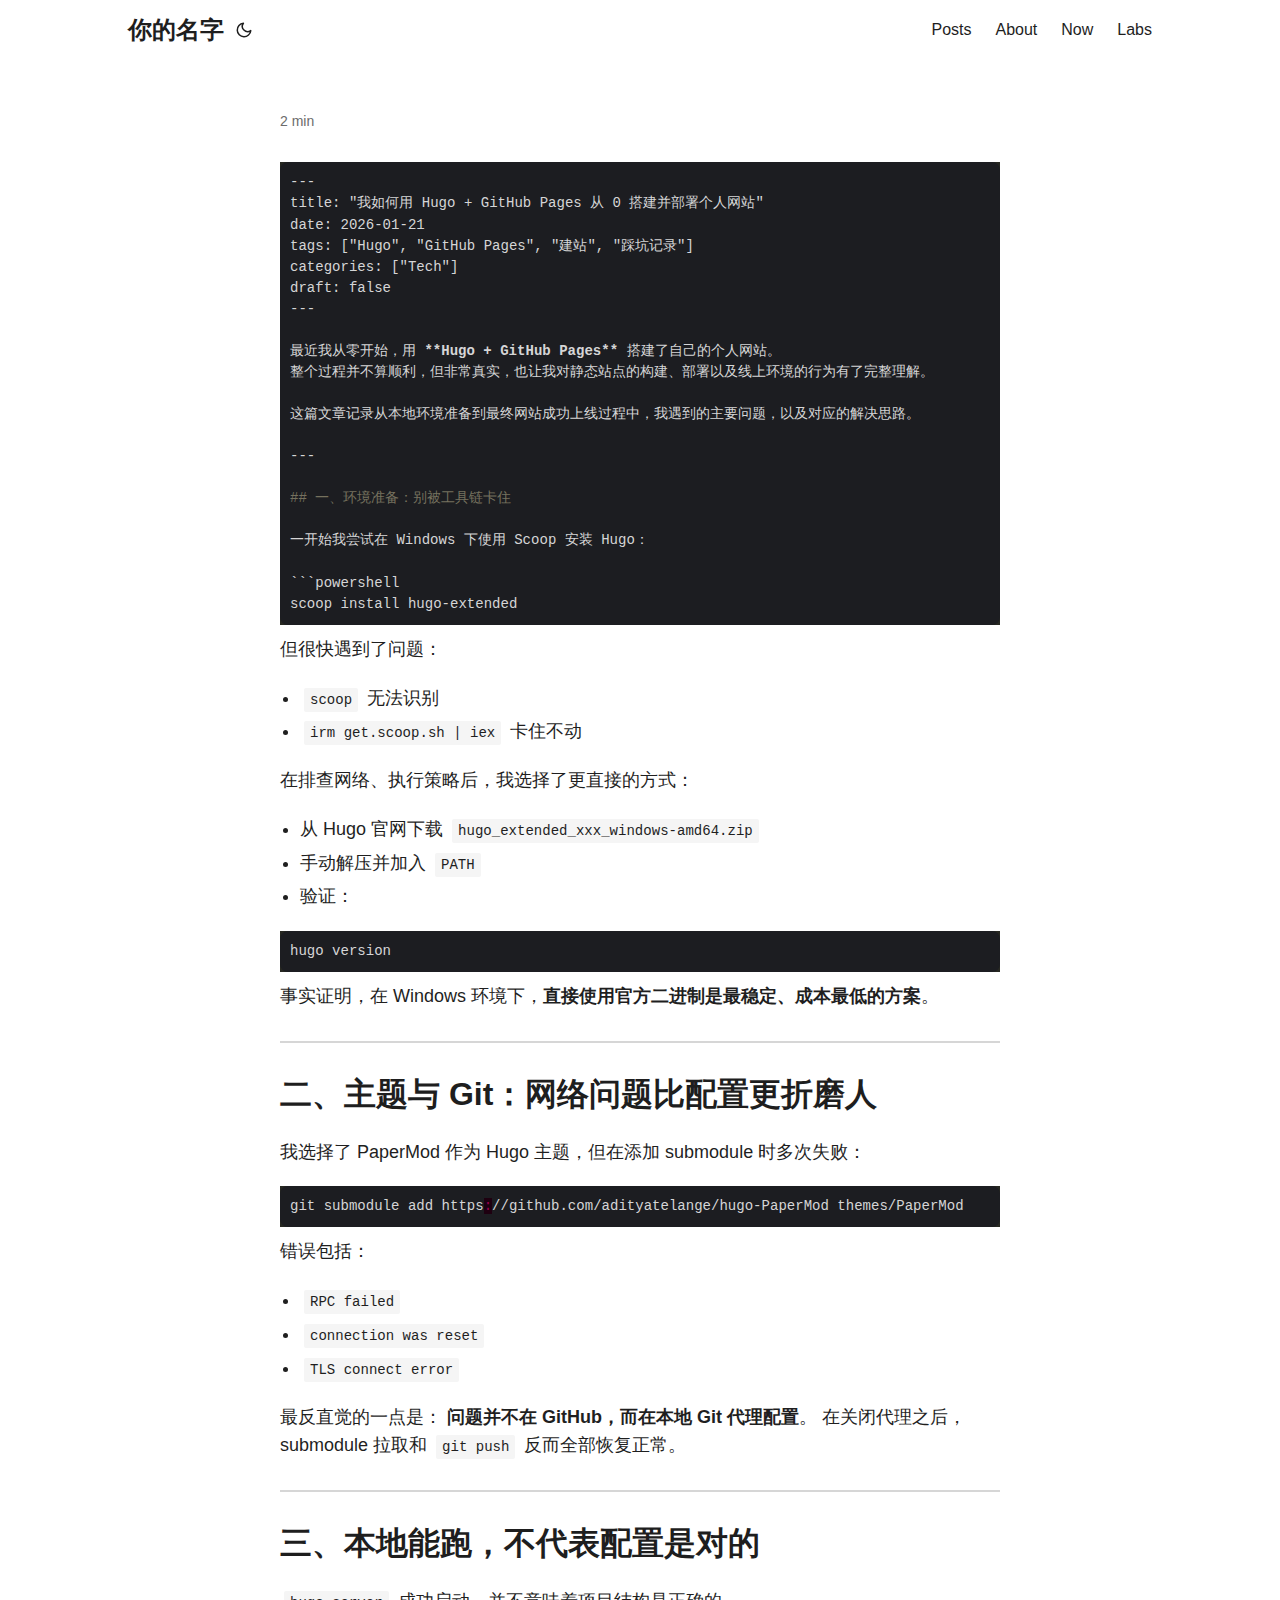
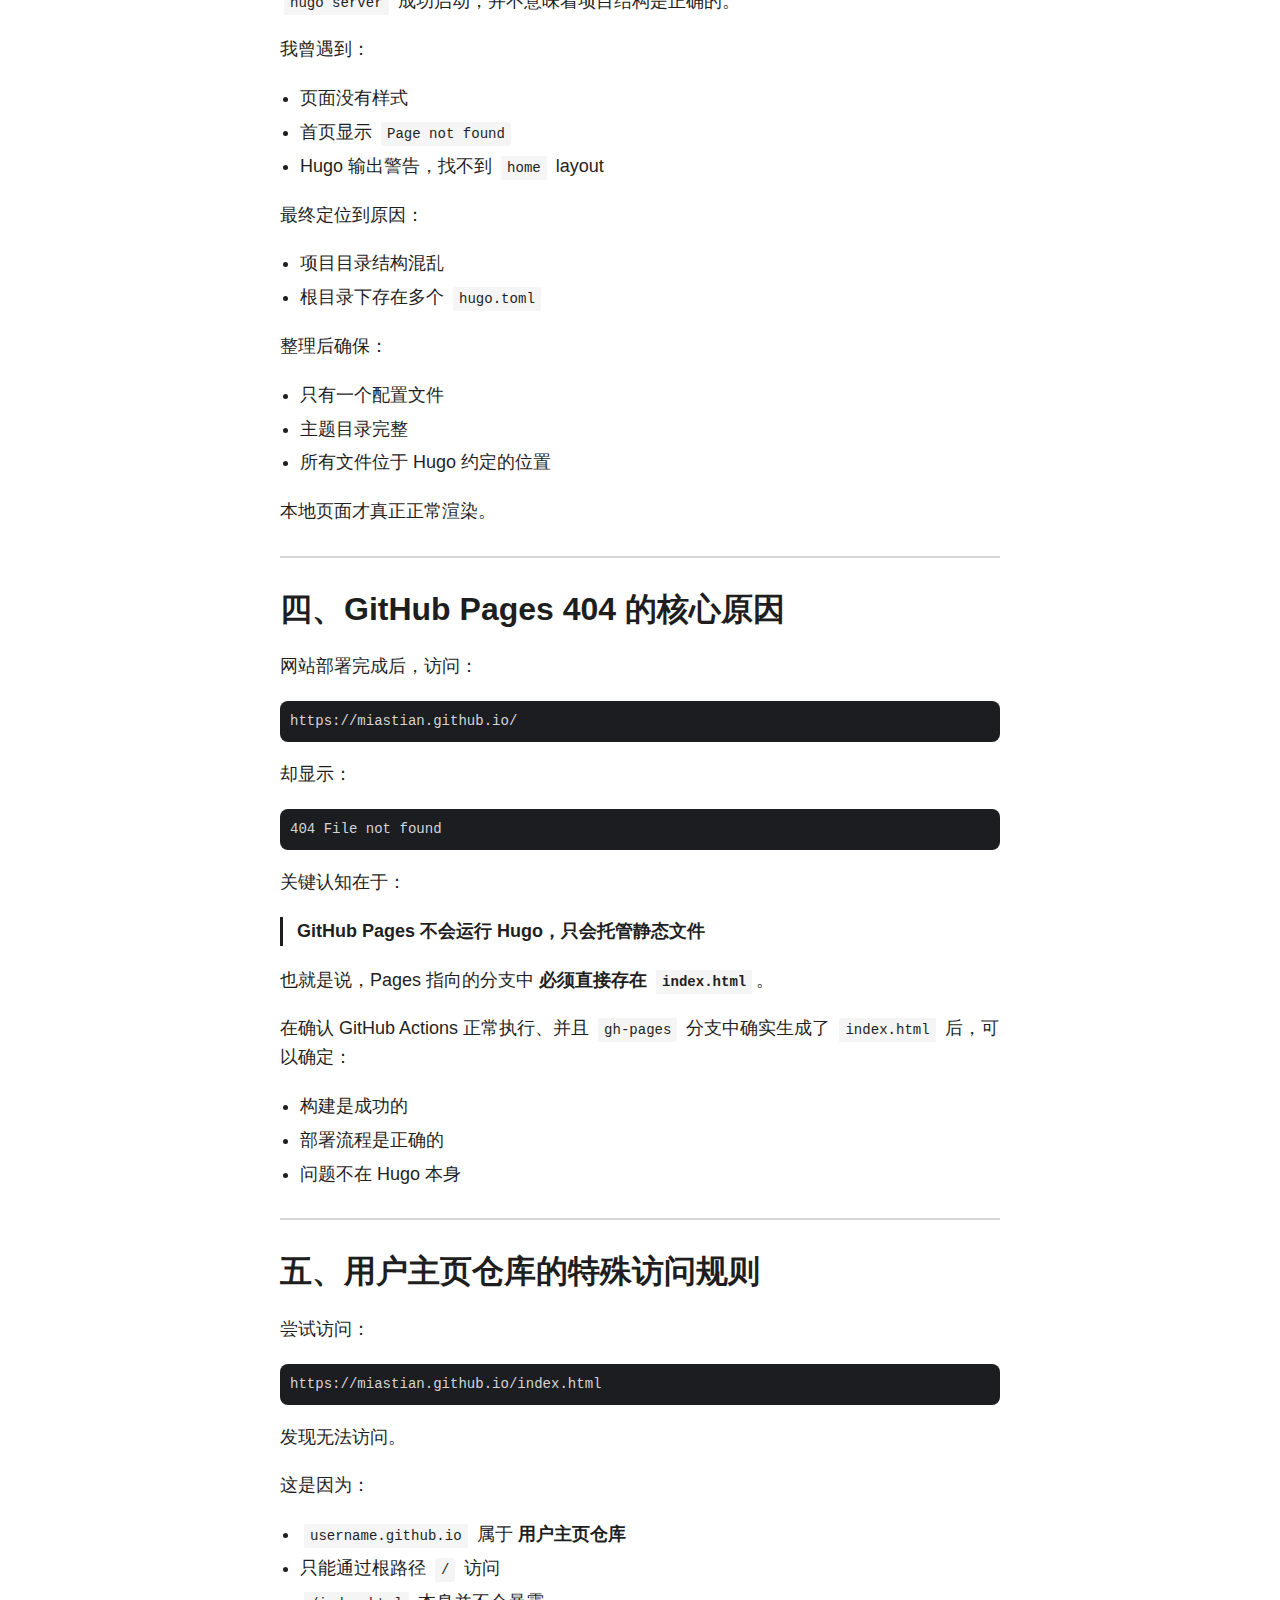
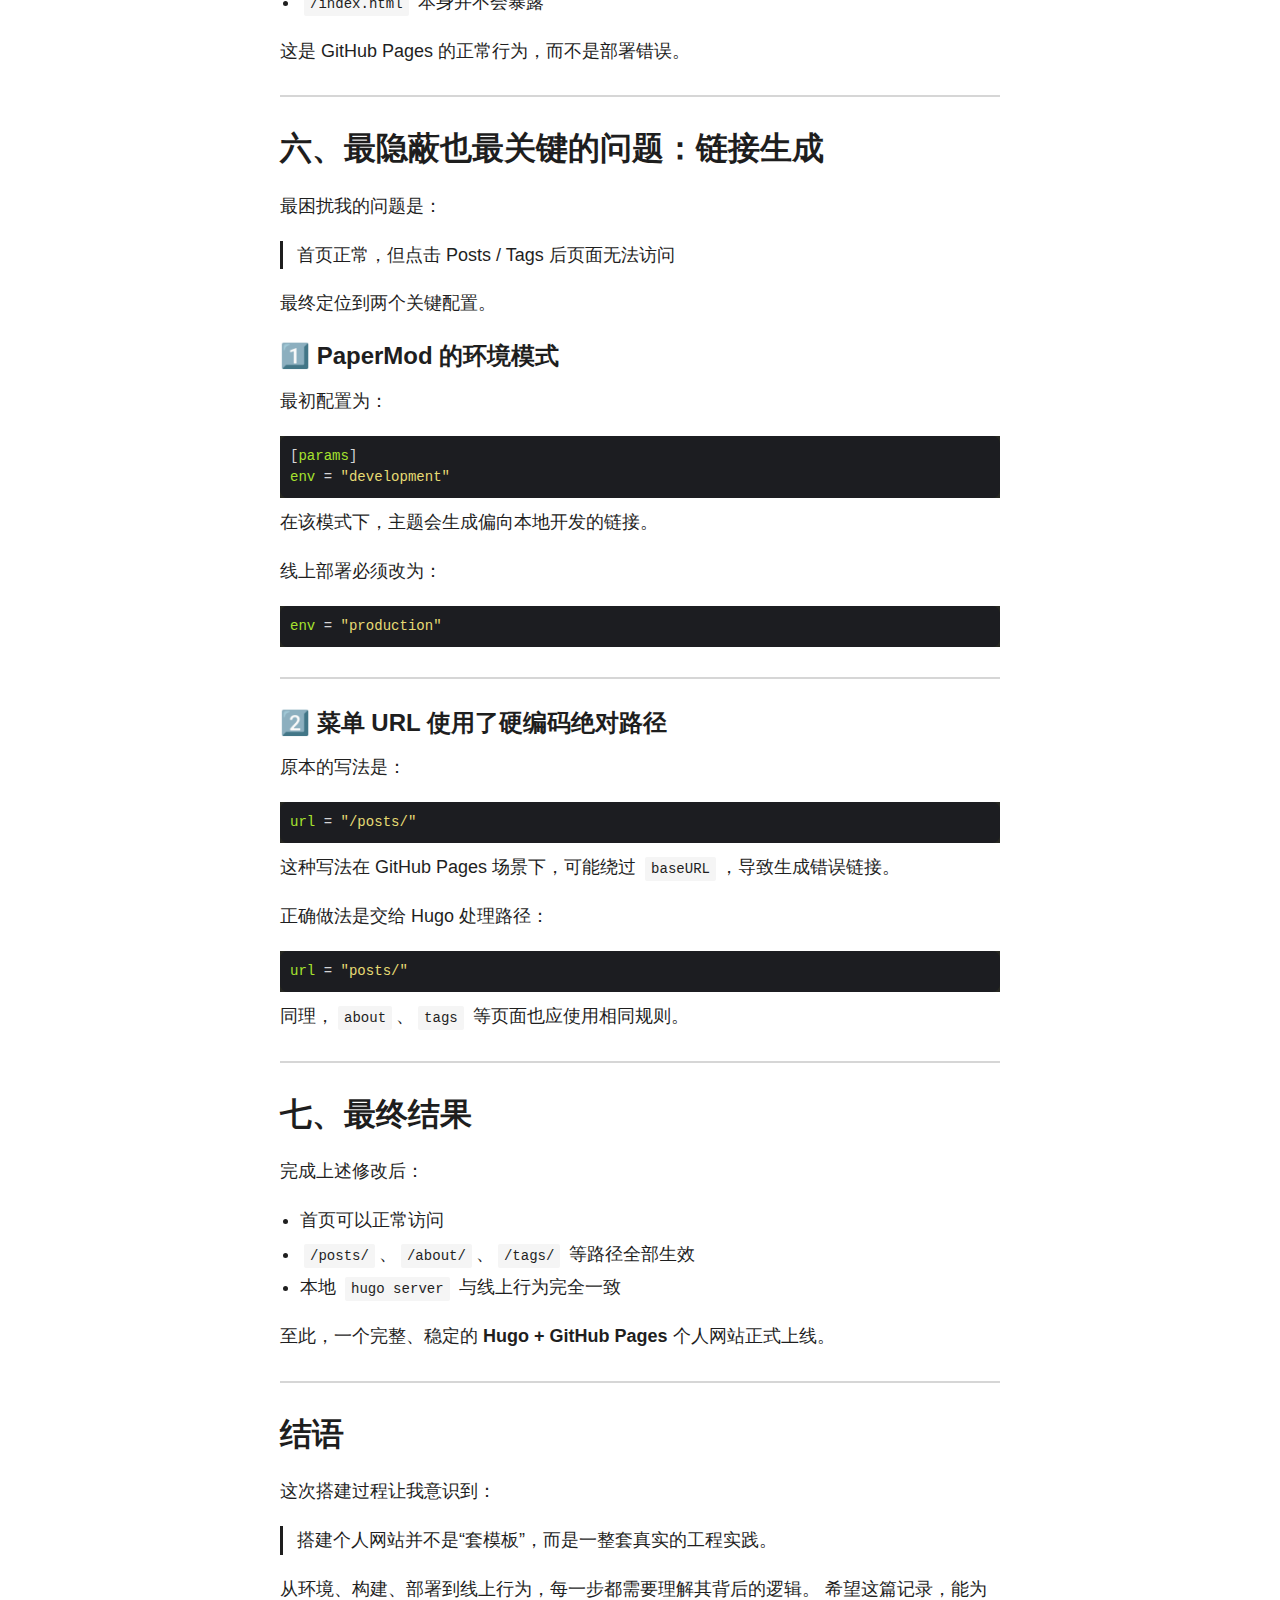
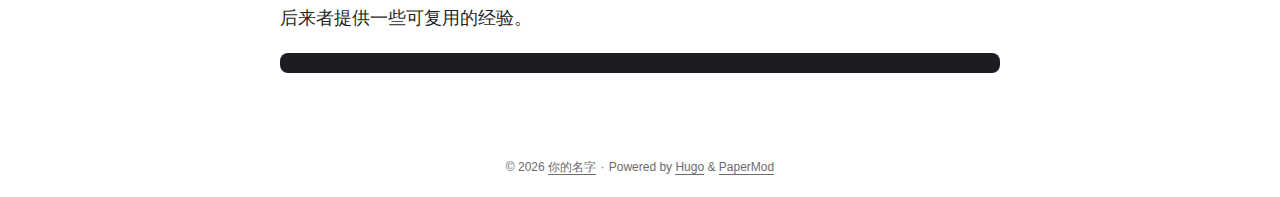
<file: posts/hugo-github-pages-notes/index.html>
<!doctype html><html lang=en dir=auto data-theme=auto><head><meta charset=utf-8><meta http-equiv=X-UA-Compatible content="IE=edge"><meta name=viewport content="width=device-width,initial-scale=1,shrink-to-fit=no"><meta name=robots content="index, follow"><title>你的名字</title><meta name=keywords content><meta name=description content='---
title: "我如何用 Hugo + GitHub Pages 从 0 搭建并部署个人网站"
date: 2026-01-21
tags: ["Hugo", "GitHub Pages", "建站", "踩坑记录"]
categories: ["Tech"]
draft: false
---

最近我从零开始，用 **Hugo + GitHub Pages** 搭建了自己的个人网站。  
整个过程并不算顺利，但非常真实，也让我对静态站点的构建、部署以及线上环境的行为有了完整理解。

这篇文章记录从本地环境准备到最终网站成功上线过程中，我遇到的主要问题，以及对应的解决思路。

---

## 一、环境准备：别被工具链卡住

一开始我尝试在 Windows 下使用 Scoop 安装 Hugo：

```powershell
scoop install hugo-extended
但很快遇到了问题：

scoop 无法识别
irm get.scoop.sh | iex 卡住不动

在排查网络、执行策略后，我选择了更直接的方式：

从 Hugo 官网下载 hugo_extended_xxx_windows-amd64.zip
手动解压并加入 PATH
验证：

hugo version
事实证明，在 Windows 环境下，直接使用官方二进制是最稳定、成本最低的方案。'><meta name=author content><link rel=canonical href=https://miastian.github.io/posts/hugo-github-pages-notes/><link crossorigin=anonymous href=/assets/css/stylesheet.da3211e5ef867bf2b75fd5a6515cfed7195c011e8ab735694e203810a827097b.css integrity="sha256-2jIR5e+Ge/K3X9WmUVz+1xlcAR6KtzVpTiA4EKgnCXs=" rel="preload stylesheet" as=style><link rel=icon href=https://miastian.github.io/favicon.ico><link rel=icon type=image/png sizes=16x16 href=https://miastian.github.io/favicon-16x16.png><link rel=icon type=image/png sizes=32x32 href=https://miastian.github.io/favicon-32x32.png><link rel=apple-touch-icon href=https://miastian.github.io/apple-touch-icon.png><link rel=mask-icon href=https://miastian.github.io/safari-pinned-tab.svg><meta name=theme-color content="#2e2e33"><meta name=msapplication-TileColor content="#2e2e33"><link rel=alternate hreflang=en href=https://miastian.github.io/posts/hugo-github-pages-notes/><noscript><style>#theme-toggle,.top-link{display:none}</style><style>@media(prefers-color-scheme:dark){:root{--theme:rgb(29, 30, 32);--entry:rgb(46, 46, 51);--primary:rgb(218, 218, 219);--secondary:rgb(155, 156, 157);--tertiary:rgb(65, 66, 68);--content:rgb(196, 196, 197);--code-block-bg:rgb(46, 46, 51);--code-bg:rgb(55, 56, 62);--border:rgb(51, 51, 51);color-scheme:dark}.list{background:var(--theme)}.toc{background:var(--entry)}}@media(prefers-color-scheme:light){.list::-webkit-scrollbar-thumb{border-color:var(--code-bg)}}</style></noscript><script>localStorage.getItem("pref-theme")==="dark"?document.querySelector("html").dataset.theme="dark":localStorage.getItem("pref-theme")==="light"?document.querySelector("html").dataset.theme="light":window.matchMedia("(prefers-color-scheme: dark)").matches?document.querySelector("html").dataset.theme="dark":document.querySelector("html").dataset.theme="light"</script><link rel=stylesheet href=/css/custom.css><meta property="og:url" content="https://miastian.github.io/posts/hugo-github-pages-notes/"><meta property="og:site_name" content="你的名字"><meta property="og:title" content="你的名字"><meta property="og:description" content='--- title: "我如何用 Hugo + GitHub Pages 从 0 搭建并部署个人网站" date: 2026-01-21 tags: ["Hugo", "GitHub Pages", "建站", "踩坑记录"] categories: ["Tech"] draft: false --- 最近我从零开始，用 **Hugo + GitHub Pages** 搭建了自己的个人网站。 整个过程并不算顺利，但非常真实，也让我对静态站点的构建、部署以及线上环境的行为有了完整理解。 这篇文章记录从本地环境准备到最终网站成功上线过程中，我遇到的主要问题，以及对应的解决思路。 --- ## 一、环境准备：别被工具链卡住 一开始我尝试在 Windows 下使用 Scoop 安装 Hugo： ```powershell scoop install hugo-extended 但很快遇到了问题：
scoop 无法识别 irm get.scoop.sh | iex 卡住不动 在排查网络、执行策略后，我选择了更直接的方式：
从 Hugo 官网下载 hugo_extended_xxx_windows-amd64.zip 手动解压并加入 PATH 验证： hugo version 事实证明，在 Windows 环境下，直接使用官方二进制是最稳定、成本最低的方案。'><meta property="og:locale" content="zh-cn"><meta property="og:type" content="article"><meta property="article:section" content="posts"><meta name=twitter:card content="summary"><meta name=twitter:title content><meta name=twitter:description content='---
title: "我如何用 Hugo + GitHub Pages 从 0 搭建并部署个人网站"
date: 2026-01-21
tags: ["Hugo", "GitHub Pages", "建站", "踩坑记录"]
categories: ["Tech"]
draft: false
---

最近我从零开始，用 **Hugo + GitHub Pages** 搭建了自己的个人网站。  
整个过程并不算顺利，但非常真实，也让我对静态站点的构建、部署以及线上环境的行为有了完整理解。

这篇文章记录从本地环境准备到最终网站成功上线过程中，我遇到的主要问题，以及对应的解决思路。

---

## 一、环境准备：别被工具链卡住

一开始我尝试在 Windows 下使用 Scoop 安装 Hugo：

```powershell
scoop install hugo-extended
但很快遇到了问题：

scoop 无法识别
irm get.scoop.sh | iex 卡住不动

在排查网络、执行策略后，我选择了更直接的方式：

从 Hugo 官网下载 hugo_extended_xxx_windows-amd64.zip
手动解压并加入 PATH
验证：

hugo version
事实证明，在 Windows 环境下，直接使用官方二进制是最稳定、成本最低的方案。'><script type=application/ld+json>{"@context":"https://schema.org","@type":"BreadcrumbList","itemListElement":[{"@type":"ListItem","position":1,"name":"Posts","item":"https://miastian.github.io/posts/"},{"@type":"ListItem","position":2,"name":"","item":"https://miastian.github.io/posts/hugo-github-pages-notes/"}]}</script><script type=application/ld+json>{"@context":"https://schema.org","@type":"BlogPosting","headline":"","name":"","description":"--- title: \u0026#34;我如何用 Hugo + GitHub Pages 从 0 搭建并部署个人网站\u0026#34; date: 2026-01-21 tags: [\u0026#34;Hugo\u0026#34;, \u0026#34;GitHub Pages\u0026#34;, \u0026#34;建站\u0026#34;, \u0026#34;踩坑记录\u0026#34;] categories: [\u0026#34;Tech\u0026#34;] draft: false --- 最近我从零开始，用 **Hugo + GitHub Pages** 搭建了自己的个人网站。 整个过程并不算顺利，但非常真实，也让我对静态站点的构建、部署以及线上环境的行为有了完整理解。 这篇文章记录从本地环境准备到最终网站成功上线过程中，我遇到的主要问题，以及对应的解决思路。 --- ## 一、环境准备：别被工具链卡住 一开始我尝试在 Windows 下使用 Scoop 安装 Hugo： ```powershell scoop install hugo-extended 但很快遇到了问题：\nscoop 无法识别 irm get.scoop.sh | iex 卡住不动 在排查网络、执行策略后，我选择了更直接的方式：\n从 Hugo 官网下载 hugo_extended_xxx_windows-amd64.zip 手动解压并加入 PATH 验证： hugo version 事实证明，在 Windows 环境下，直接使用官方二进制是最稳定、成本最低的方案。\n","keywords":[],"articleBody":"--- title: \"我如何用 Hugo + GitHub Pages 从 0 搭建并部署个人网站\" date: 2026-01-21 tags: [\"Hugo\", \"GitHub Pages\", \"建站\", \"踩坑记录\"] categories: [\"Tech\"] draft: false --- 最近我从零开始，用 **Hugo + GitHub Pages** 搭建了自己的个人网站。 整个过程并不算顺利，但非常真实，也让我对静态站点的构建、部署以及线上环境的行为有了完整理解。 这篇文章记录从本地环境准备到最终网站成功上线过程中，我遇到的主要问题，以及对应的解决思路。 --- ## 一、环境准备：别被工具链卡住 一开始我尝试在 Windows 下使用 Scoop 安装 Hugo： ```powershell scoop install hugo-extended 但很快遇到了问题：\nscoop 无法识别 irm get.scoop.sh | iex 卡住不动 在排查网络、执行策略后，我选择了更直接的方式：\n从 Hugo 官网下载 hugo_extended_xxx_windows-amd64.zip 手动解压并加入 PATH 验证： hugo version 事实证明，在 Windows 环境下，直接使用官方二进制是最稳定、成本最低的方案。\n二、主题与 Git：网络问题比配置更折磨人 我选择了 PaperMod 作为 Hugo 主题，但在添加 submodule 时多次失败：\ngit submodule add https://github.com/adityatelange/hugo-PaperMod themes/PaperMod 错误包括：\nRPC failed connection was reset TLS connect error 最反直觉的一点是： 问题并不在 GitHub，而在本地 Git 代理配置。 在关闭代理之后，submodule 拉取和 git push 反而全部恢复正常。\n三、本地能跑，不代表配置是对的 hugo server 成功启动，并不意味着项目结构是正确的。\n我曾遇到：\n页面没有样式 首页显示 Page not found Hugo 输出警告，找不到 home layout 最终定位到原因：\n项目目录结构混乱 根目录下存在多个 hugo.toml 整理后确保：\n只有一个配置文件 主题目录完整 所有文件位于 Hugo 约定的位置 本地页面才真正正常渲染。\n四、GitHub Pages 404 的核心原因 网站部署完成后，访问：\nhttps://miastian.github.io/ 却显示：\n404 File not found 关键认知在于：\nGitHub Pages 不会运行 Hugo，只会托管静态文件\n也就是说，Pages 指向的分支中 必须直接存在 index.html。\n在确认 GitHub Actions 正常执行、并且 gh-pages 分支中确实生成了 index.html 后，可以确定：\n构建是成功的 部署流程是正确的 问题不在 Hugo 本身 五、用户主页仓库的特殊访问规则 尝试访问：\nhttps://miastian.github.io/index.html 发现无法访问。\n这是因为：\nusername.github.io 属于 用户主页仓库 只能通过根路径 / 访问 /index.html 本身并不会暴露 这是 GitHub Pages 的正常行为，而不是部署错误。\n六、最隐蔽也最关键的问题：链接生成 最困扰我的问题是：\n首页正常，但点击 Posts / Tags 后页面无法访问\n最终定位到两个关键配置。\n1️⃣ PaperMod 的环境模式 最初配置为：\n[params] env = \"development\" 在该模式下，主题会生成偏向本地开发的链接。\n线上部署必须改为：\nenv = \"production\" 2️⃣ 菜单 URL 使用了硬编码绝对路径 原本的写法是：\nurl = \"/posts/\" 这种写法在 GitHub Pages 场景下，可能绕过 baseURL，导致生成错误链接。\n正确做法是交给 Hugo 处理路径：\nurl = \"posts/\" 同理，about、tags 等页面也应使用相同规则。\n七、最终结果 完成上述修改后：\n首页可以正常访问 /posts/、/about/、/tags/ 等路径全部生效 本地 hugo server 与线上行为完全一致 至此，一个完整、稳定的 Hugo + GitHub Pages 个人网站正式上线。\n结语 这次搭建过程让我意识到：\n搭建个人网站并不是“套模板”，而是一整套真实的工程实践。\n从环境、构建、部署到线上行为，每一步都需要理解其背后的逻辑。 希望这篇记录，能为后来者提供一些可复用的经验。\n","wordCount":"235","inLanguage":"en","datePublished":"0001-01-01T00:00:00Z","dateModified":"0001-01-01T00:00:00Z","mainEntityOfPage":{"@type":"WebPage","@id":"https://miastian.github.io/posts/hugo-github-pages-notes/"},"publisher":{"@type":"Organization","name":"你的名字","logo":{"@type":"ImageObject","url":"https://miastian.github.io/favicon.ico"}}}</script></head><body id=top><header class=header><nav class=nav><div class=logo><a href=https://miastian.github.io/ accesskey=h title="你的名字 (Alt + H)">你的名字</a><div class=logo-switches><button id=theme-toggle accesskey=t title="(Alt + T)" aria-label="Toggle theme">
<svg id="moon" width="24" height="18" viewBox="0 0 24 24" fill="none" stroke="currentColor" stroke-width="2" stroke-linecap="round" stroke-linejoin="round"><path d="M21 12.79A9 9 0 1111.21 3 7 7 0 0021 12.79z"/></svg>
<svg id="sun" width="24" height="18" viewBox="0 0 24 24" fill="none" stroke="currentColor" stroke-width="2" stroke-linecap="round" stroke-linejoin="round"><circle cx="12" cy="12" r="5"/><line x1="12" y1="1" x2="12" y2="3"/><line x1="12" y1="21" x2="12" y2="23"/><line x1="4.22" y1="4.22" x2="5.64" y2="5.64"/><line x1="18.36" y1="18.36" x2="19.78" y2="19.78"/><line x1="1" y1="12" x2="3" y2="12"/><line x1="21" y1="12" x2="23" y2="12"/><line x1="4.22" y1="19.78" x2="5.64" y2="18.36"/><line x1="18.36" y1="5.64" x2="19.78" y2="4.22"/></svg></button></div></div><ul id=menu><li><a href=https://miastian.github.io/posts/ title=Posts><span>Posts</span></a></li><li><a href=https://miastian.github.io/about/ title=About><span>About</span></a></li><li><a href=https://miastian.github.io/now/ title=Now><span>Now</span></a></li><li><a href=https://miastian.github.io/labs/ title=Labs><span>Labs</span></a></li></ul></nav></header><main class=main><article class=post-single><header class=post-header><h1 class="post-title entry-hint-parent"></h1><div class=post-meta><span>2 min</span></div></header><div class=post-content><div class=highlight><pre tabindex=0 style=color:#f8f8f2;background-color:#272822;-moz-tab-size:4;-o-tab-size:4;tab-size:4><code class=language-markdown data-lang=markdown><span style=display:flex><span>---
</span></span><span style=display:flex><span>title: &#34;我如何用 Hugo + GitHub Pages 从 0 搭建并部署个人网站&#34;
</span></span><span style=display:flex><span>date: 2026-01-21
</span></span><span style=display:flex><span>tags: [&#34;Hugo&#34;, &#34;GitHub Pages&#34;, &#34;建站&#34;, &#34;踩坑记录&#34;]
</span></span><span style=display:flex><span>categories: [&#34;Tech&#34;]
</span></span><span style=display:flex><span>draft: false
</span></span><span style=display:flex><span>---
</span></span><span style=display:flex><span>
</span></span><span style=display:flex><span>最近我从零开始，用 <span style=font-weight:700>**Hugo + GitHub Pages**</span> 搭建了自己的个人网站。  
</span></span><span style=display:flex><span>整个过程并不算顺利，但非常真实，也让我对静态站点的构建、部署以及线上环境的行为有了完整理解。
</span></span><span style=display:flex><span>
</span></span><span style=display:flex><span>这篇文章记录从本地环境准备到最终网站成功上线过程中，我遇到的主要问题，以及对应的解决思路。
</span></span><span style=display:flex><span>
</span></span><span style=display:flex><span>---
</span></span><span style=display:flex><span>
</span></span><span style=display:flex><span><span style=color:#75715e>## 一、环境准备：别被工具链卡住
</span></span></span><span style=display:flex><span>
</span></span><span style=display:flex><span>一开始我尝试在 Windows 下使用 Scoop 安装 Hugo：
</span></span><span style=display:flex><span>
</span></span><span style=display:flex><span>```powershell
</span></span><span style=display:flex><span>scoop install hugo-extended
</span></span></code></pre></div><p>但很快遇到了问题：</p><ul><li><code>scoop</code> 无法识别</li><li><code>irm get.scoop.sh | iex</code> 卡住不动</li></ul><p>在排查网络、执行策略后，我选择了更直接的方式：</p><ul><li>从 Hugo 官网下载 <code>hugo_extended_xxx_windows-amd64.zip</code></li><li>手动解压并加入 <code>PATH</code></li><li>验证：</li></ul><div class=highlight><pre tabindex=0 style=color:#f8f8f2;background-color:#272822;-moz-tab-size:4;-o-tab-size:4;tab-size:4><code class=language-powershell data-lang=powershell><span style=display:flex><span>hugo version
</span></span></code></pre></div><p>事实证明，在 Windows 环境下，<strong>直接使用官方二进制是最稳定、成本最低的方案</strong>。</p><hr><h2 id=二主题与-git网络问题比配置更折磨人>二、主题与 Git：网络问题比配置更折磨人<a hidden class=anchor aria-hidden=true href=#二主题与-git网络问题比配置更折磨人>#</a></h2><p>我选择了 PaperMod 作为 Hugo 主题，但在添加 submodule 时多次失败：</p><div class=highlight><pre tabindex=0 style=color:#f8f8f2;background-color:#272822;-moz-tab-size:4;-o-tab-size:4;tab-size:4><code class=language-powershell data-lang=powershell><span style=display:flex><span>git submodule add https<span style=color:#960050;background-color:#1e0010>:</span>//github.com/adityatelange/hugo-PaperMod themes/PaperMod
</span></span></code></pre></div><p>错误包括：</p><ul><li><code>RPC failed</code></li><li><code>connection was reset</code></li><li><code>TLS connect error</code></li></ul><p>最反直觉的一点是：
<strong>问题并不在 GitHub，而在本地 Git 代理配置</strong>。
在关闭代理之后，submodule 拉取和 <code>git push</code> 反而全部恢复正常。</p><hr><h2 id=三本地能跑不代表配置是对的>三、本地能跑，不代表配置是对的<a hidden class=anchor aria-hidden=true href=#三本地能跑不代表配置是对的>#</a></h2><p><code>hugo server</code> 成功启动，并不意味着项目结构是正确的。</p><p>我曾遇到：</p><ul><li>页面没有样式</li><li>首页显示 <code>Page not found</code></li><li>Hugo 输出警告，找不到 <code>home</code> layout</li></ul><p>最终定位到原因：</p><ul><li>项目目录结构混乱</li><li>根目录下存在多个 <code>hugo.toml</code></li></ul><p>整理后确保：</p><ul><li>只有一个配置文件</li><li>主题目录完整</li><li>所有文件位于 Hugo 约定的位置</li></ul><p>本地页面才真正正常渲染。</p><hr><h2 id=四github-pages-404-的核心原因>四、GitHub Pages 404 的核心原因<a hidden class=anchor aria-hidden=true href=#四github-pages-404-的核心原因>#</a></h2><p>网站部署完成后，访问：</p><pre tabindex=0><code>https://miastian.github.io/
</code></pre><p>却显示：</p><pre tabindex=0><code>404 File not found
</code></pre><p>关键认知在于：</p><blockquote><p><strong>GitHub Pages 不会运行 Hugo，只会托管静态文件</strong></p></blockquote><p>也就是说，Pages 指向的分支中 <strong>必须直接存在 <code>index.html</code></strong>。</p><p>在确认 GitHub Actions 正常执行、并且 <code>gh-pages</code> 分支中确实生成了 <code>index.html</code> 后，可以确定：</p><ul><li>构建是成功的</li><li>部署流程是正确的</li><li>问题不在 Hugo 本身</li></ul><hr><h2 id=五用户主页仓库的特殊访问规则>五、用户主页仓库的特殊访问规则<a hidden class=anchor aria-hidden=true href=#五用户主页仓库的特殊访问规则>#</a></h2><p>尝试访问：</p><pre tabindex=0><code>https://miastian.github.io/index.html
</code></pre><p>发现无法访问。</p><p>这是因为：</p><ul><li><code>username.github.io</code> 属于 <strong>用户主页仓库</strong></li><li>只能通过根路径 <code>/</code> 访问</li><li><code>/index.html</code> 本身并不会暴露</li></ul><p>这是 GitHub Pages 的正常行为，而不是部署错误。</p><hr><h2 id=六最隐蔽也最关键的问题链接生成>六、最隐蔽也最关键的问题：链接生成<a hidden class=anchor aria-hidden=true href=#六最隐蔽也最关键的问题链接生成>#</a></h2><p>最困扰我的问题是：</p><blockquote><p>首页正常，但点击 Posts / Tags 后页面无法访问</p></blockquote><p>最终定位到两个关键配置。</p><h3 id=1-papermod-的环境模式>1️⃣ PaperMod 的环境模式<a hidden class=anchor aria-hidden=true href=#1-papermod-的环境模式>#</a></h3><p>最初配置为：</p><div class=highlight><pre tabindex=0 style=color:#f8f8f2;background-color:#272822;-moz-tab-size:4;-o-tab-size:4;tab-size:4><code class=language-toml data-lang=toml><span style=display:flex><span>[<span style=color:#a6e22e>params</span>]
</span></span><span style=display:flex><span><span style=color:#a6e22e>env</span> = <span style=color:#e6db74>&#34;development&#34;</span>
</span></span></code></pre></div><p>在该模式下，主题会生成偏向本地开发的链接。</p><p>线上部署必须改为：</p><div class=highlight><pre tabindex=0 style=color:#f8f8f2;background-color:#272822;-moz-tab-size:4;-o-tab-size:4;tab-size:4><code class=language-toml data-lang=toml><span style=display:flex><span><span style=color:#a6e22e>env</span> = <span style=color:#e6db74>&#34;production&#34;</span>
</span></span></code></pre></div><hr><h3 id=2-菜单-url-使用了硬编码绝对路径>2️⃣ 菜单 URL 使用了硬编码绝对路径<a hidden class=anchor aria-hidden=true href=#2-菜单-url-使用了硬编码绝对路径>#</a></h3><p>原本的写法是：</p><div class=highlight><pre tabindex=0 style=color:#f8f8f2;background-color:#272822;-moz-tab-size:4;-o-tab-size:4;tab-size:4><code class=language-toml data-lang=toml><span style=display:flex><span><span style=color:#a6e22e>url</span> = <span style=color:#e6db74>&#34;/posts/&#34;</span>
</span></span></code></pre></div><p>这种写法在 GitHub Pages 场景下，可能绕过 <code>baseURL</code>，导致生成错误链接。</p><p>正确做法是交给 Hugo 处理路径：</p><div class=highlight><pre tabindex=0 style=color:#f8f8f2;background-color:#272822;-moz-tab-size:4;-o-tab-size:4;tab-size:4><code class=language-toml data-lang=toml><span style=display:flex><span><span style=color:#a6e22e>url</span> = <span style=color:#e6db74>&#34;posts/&#34;</span>
</span></span></code></pre></div><p>同理，<code>about</code>、<code>tags</code> 等页面也应使用相同规则。</p><hr><h2 id=七最终结果>七、最终结果<a hidden class=anchor aria-hidden=true href=#七最终结果>#</a></h2><p>完成上述修改后：</p><ul><li>首页可以正常访问</li><li><code>/posts/</code>、<code>/about/</code>、<code>/tags/</code> 等路径全部生效</li><li>本地 <code>hugo server</code> 与线上行为完全一致</li></ul><p>至此，一个完整、稳定的 <strong>Hugo + GitHub Pages</strong> 个人网站正式上线。</p><hr><h2 id=结语>结语<a hidden class=anchor aria-hidden=true href=#结语>#</a></h2><p>这次搭建过程让我意识到：</p><blockquote><p>搭建个人网站并不是“套模板”，而是一整套真实的工程实践。</p></blockquote><p>从环境、构建、部署到线上行为，每一步都需要理解其背后的逻辑。
希望这篇记录，能为后来者提供一些可复用的经验。</p><pre tabindex=0><code></code></pre></div><footer class=post-footer><ul class=post-tags></ul></footer></article></main><footer class=footer><span>&copy; 2026 <a href=https://miastian.github.io/>你的名字</a></span> ·
<span>Powered by
<a href=https://gohugo.io/ rel="noopener noreferrer" target=_blank>Hugo</a> &
<a href=https://github.com/adityatelange/hugo-PaperMod/ rel=noopener target=_blank>PaperMod</a></span></footer><a href=#top aria-label="go to top" title="Go to Top (Alt + G)" class=top-link id=top-link accesskey=g><svg viewBox="0 0 12 6" fill="currentColor"><path d="M12 6H0l6-6z"/></svg>
</a><script>let menu=document.getElementById("menu");if(menu){const e=localStorage.getItem("menu-scroll-position");e&&(menu.scrollLeft=parseInt(e,10)),menu.onscroll=function(){localStorage.setItem("menu-scroll-position",menu.scrollLeft)}}document.querySelectorAll('a[href^="#"]').forEach(e=>{e.addEventListener("click",function(e){e.preventDefault();var t=this.getAttribute("href").substr(1);window.matchMedia("(prefers-reduced-motion: reduce)").matches?document.querySelector(`[id='${decodeURIComponent(t)}']`).scrollIntoView():document.querySelector(`[id='${decodeURIComponent(t)}']`).scrollIntoView({behavior:"smooth"}),t==="top"?history.replaceState(null,null," "):history.pushState(null,null,`#${t}`)})})</script><script>var mybutton=document.getElementById("top-link");window.onscroll=function(){document.body.scrollTop>800||document.documentElement.scrollTop>800?(mybutton.style.visibility="visible",mybutton.style.opacity="1"):(mybutton.style.visibility="hidden",mybutton.style.opacity="0")}</script><script>document.getElementById("theme-toggle").addEventListener("click",()=>{const e=document.querySelector("html");e.dataset.theme==="dark"?(e.dataset.theme="light",localStorage.setItem("pref-theme","light")):(e.dataset.theme="dark",localStorage.setItem("pref-theme","dark"))})</script><script>document.querySelectorAll("pre > code").forEach(e=>{const n=e.parentNode.parentNode,t=document.createElement("button");t.classList.add("copy-code"),t.innerHTML="copy";function s(){t.innerHTML="copied!",setTimeout(()=>{t.innerHTML="copy"},2e3)}t.addEventListener("click",t=>{if("clipboard"in navigator){navigator.clipboard.writeText(e.textContent),s();return}const n=document.createRange();n.selectNodeContents(e);const o=window.getSelection();o.removeAllRanges(),o.addRange(n);try{document.execCommand("copy"),s()}catch{}o.removeRange(n)}),n.classList.contains("highlight")?n.appendChild(t):n.parentNode.firstChild==n||(e.parentNode.parentNode.parentNode.parentNode.parentNode.nodeName=="TABLE"?e.parentNode.parentNode.parentNode.parentNode.parentNode.appendChild(t):e.parentNode.appendChild(t))})</script></body></html>
</file>
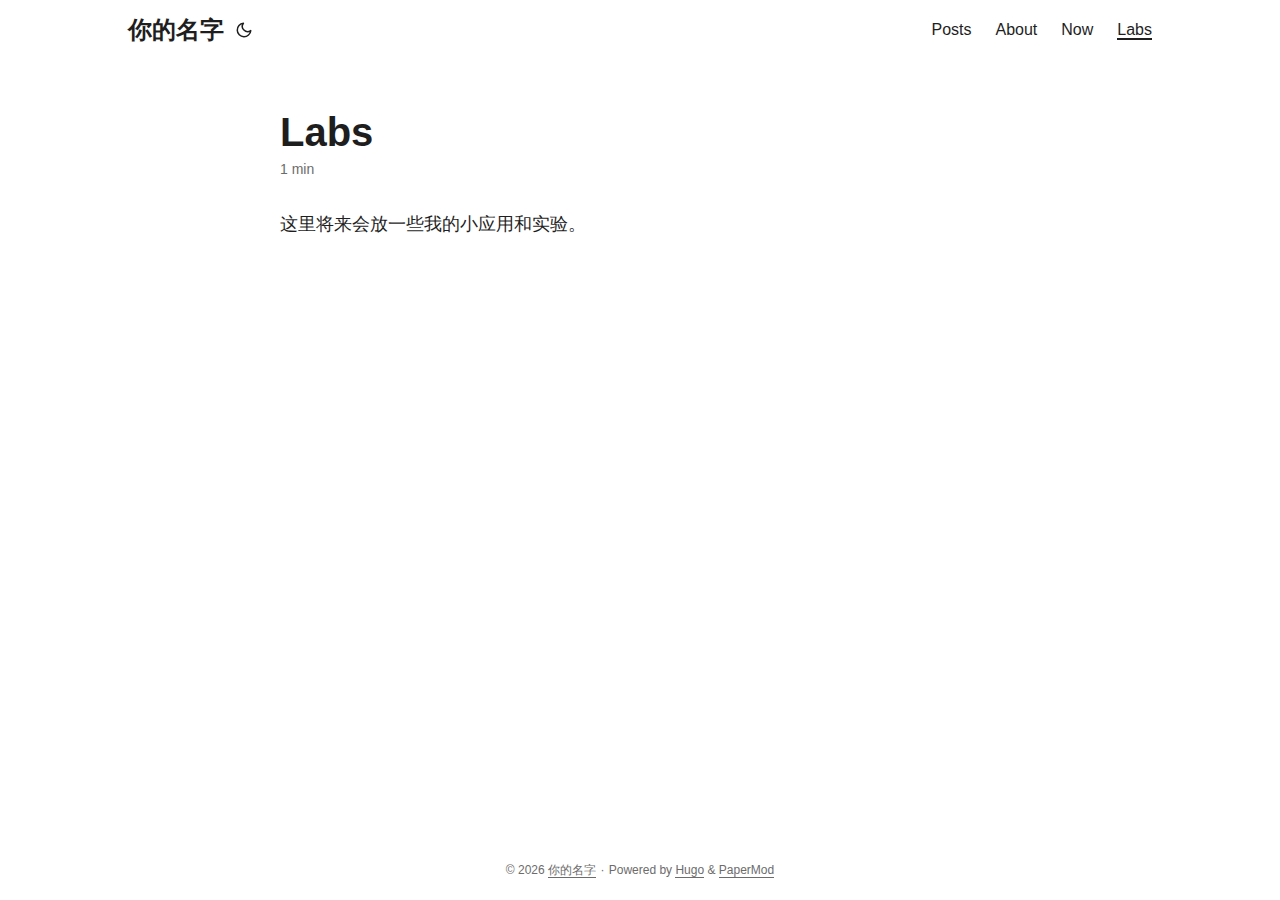
<file: labs/page/1/index.html>
<!doctype html><html lang=zh-cn><head><title>https://miastian.github.io/labs/</title><link rel=canonical href=https://miastian.github.io/labs/><meta charset=utf-8><meta http-equiv=refresh content="0; url=https://miastian.github.io/labs/"></head></html>
</file>
